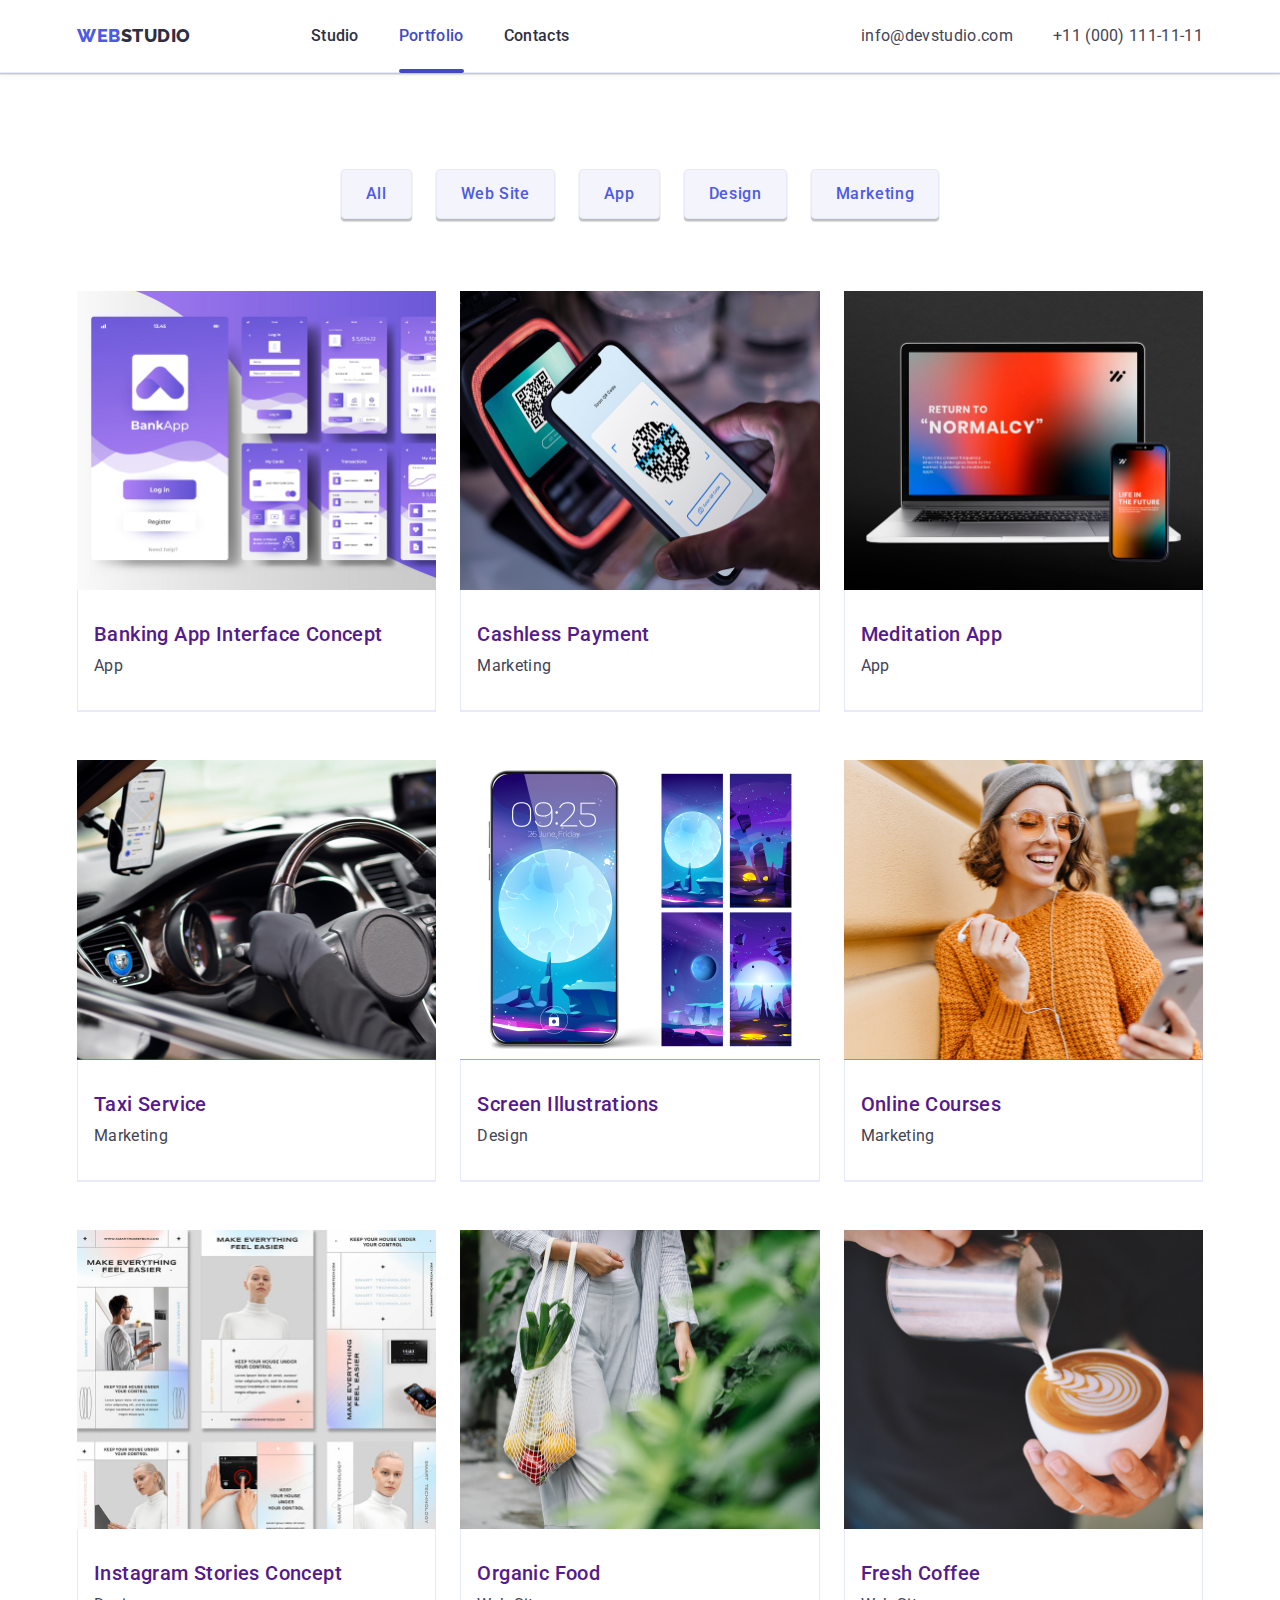
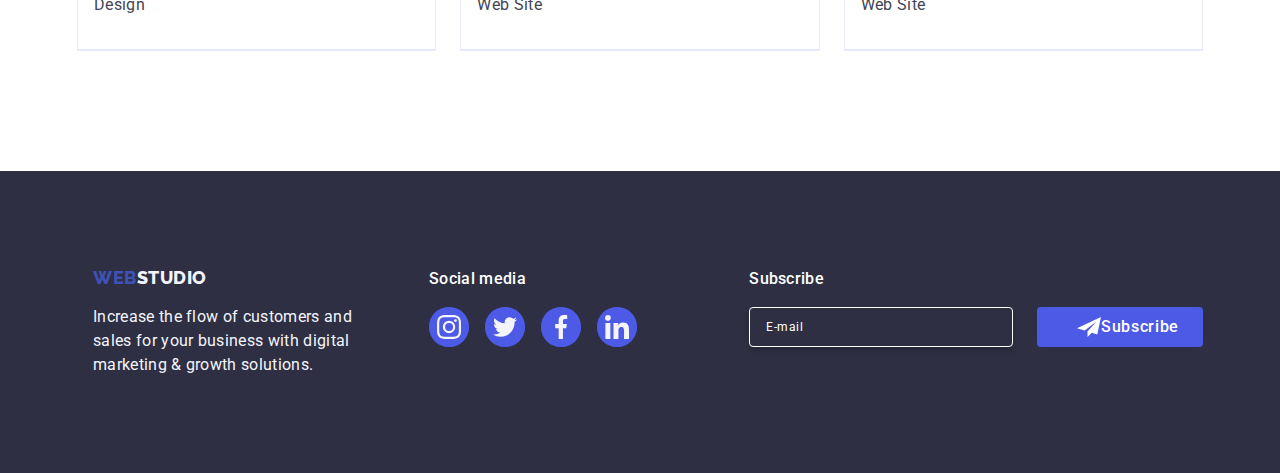
<file: portfolio.html>
<!DOCTYPE html>
<html lang="en">
  <head>
    <meta charset="UTF-8" />
    <link rel="preconnect" href="https://fonts.googleapis.com" />
    <link rel="preconnect" href="https://fonts.gstatic.com" crossorigin />
    <link
      href="https://fonts.googleapis.com/css2?family=Raleway:wght@800&family=Roboto:wght@400;500;700&display=swap"
      rel="stylesheet"
    />
    <meta name="viewport" content="width=device-width, initial-scale=1.0" />
    <link
      rel="stylesheet"
      href="https://cdn.jsdelivr.net/npm/modern-normalize@2.0.0/modern-normalize.min.css"
    />
    <link rel="stylesheet" href="./css/styles.css" />
    <title>Web Studio</title>
    <style>
      body {
        font-family: 'Roboto', sans-serif;
        color: #434455;
        background-color: #ffffff;
      }
    </style>
  </head>

  <body>
    <header class="header">
      <div class="container-header container">
        <nav class="header-nav">
          <a class="logo link" href="./">Web<span class="studio">Studio</span></a>
          <ul class="list ul-header">
            <li class="nav-list">
              <a class="list-header link" href="./index.html">Studio</a>
            </li>
            <li class="nav-list">
              <a class="list-header link current" href="./portfolio.html">Portfolio</a>
            </li>
            <li class="nav-list">
              <a class="list-header link" href="">Contacts</a>
            </li>
          </ul>
        </nav>
        <address class="add">
          <ul class="ul-add list">
            <li>
              <a class="add-list link" href="mailto:info@devstudio.com">info@devstudio.com</a>
            </li>
            <li>
              <a class="add-list link" href="tel:+110001111111">+11 (000) 111-11-11</a>
            </li>
          </ul>
        </address>
      </div>
    </header>

    <main>
      <section class="portfolio-section section">
        <div class="container">
          <h1 class="title-portfolio visually-hidden">Our portfolio</h1>
          <ul class="list list-buttons">
            <li class="portfolio-buttons-li"
              ><button class="click-port" type="button"
                ><span class="button-text">All</span></button
              ></li
            >
            <li class="portfolio-buttons-li"
              ><button class="click-port" type="button"
                ><span class="button-text">Web Site</span></button
              ></li
            >
            <li class="portfolio-buttons-li"
              ><button class="click-port" type="button"
                ><span class="button-text">App</span></button
              ></li
            >
            <li class="portfolio-buttons-li"
              ><button class="click-port" type="button"
                ><span class="button-text">Design</span></button
              ></li
            >
            <li class="portfolio-buttons-li"
              ><button class="click-port" type="button"
                ><span class="button-text">Marketing</span></button
              ></li
            >
          </ul>
          <ul class="list ul-port">
            <li class="list-images">
              <a class="link port-cards-links" href="">
                <div class="overlay">
                  <img class="img-port" src="./images/port1.jpg" alt="Banking App" width="360" />
                  <p class="overlay-par"
                    >14 Stylish and User-Friendly App Design Concepts · Task Manager App · Calorie
                    Tracker App · Exotic Fruit Ecommerce App · Cloud Storage App</p
                  >
                </div>
                <div class="card-port">
                  <h2 class="second-por">Banking App Interface Concept</h2>
                  <p class="port-par">App</p>
                </div>
              </a>
            </li>
            <li class="list-images">
              <a class="link port-cards-links" href=""
                ><div class="overlay">
                  <img
                    class="img-port"
                    src="./images/port2.jpg"
                    alt="Cashless Payment"
                    width="360"
                  /><p class="overlay-par"
                    >14 Stylish and User-Friendly App Design Concepts · Task Manager App · Calorie
                    Tracker App · Exotic Fruit Ecommerce App · Cloud Storage App</p
                  >
                </div>
                <div class="card-port">
                  <h2 class="second-por">Cashless Payment</h2>
                  <p class="port-par">Marketing</p>
                </div>
              </a>
            </li>
            <li class="list-images">
              <a class="link port-cards-links" href=""
                ><div class="overlay">
                  <img class="img-port" src="./images/port3.jpg" alt="Meditation App" width="360" />
                  <p class="overlay-par"
                    >14 Stylish and User-Friendly App Design Concepts · Task Manager App · Calorie
                    Tracker App · Exotic Fruit Ecommerce App · Cloud Storage App</p
                  >
                </div>
                <div class="card-port">
                  <h2 class="second-por">Meditation App</h2>
                  <p class="port-par">App</p>
                </div>
              </a>
            </li>
            <li class="list-images">
              <a class="link port-cards-links" href="">
                <div class="overlay">
                  <img class="img-port" src="./images/port4.jpg" alt="Taxi Service" width="360" />
                  <p class="overlay-par"
                    >14 Stylish and User-Friendly App Design Concepts · Task Manager App · Calorie
                    Tracker App · Exotic Fruit Ecommerce App · Cloud Storage App</p
                  >
                </div>
                <div class="card-port">
                  <h2 class="second-por">Taxi Service</h2>
                  <p class="port-par">Marketing</p>
                </div>
              </a>
            </li>
            <li class="list-images">
              <a class="link port-cards-links" href=""
                ><div class="overlay">
                  <img
                    class="img-port"
                    src="./images/port5.jpg"
                    alt="Screen Illustrations"
                    width="360"
                  />
                  <p class="overlay-par"
                    >14 Stylish and User-Friendly App Design Concepts · Task Manager App · Calorie
                    Tracker App · Exotic Fruit Ecommerce App · Cloud Storage App</p
                  >
                </div>
                <div class="card-port">
                  <h2 class="second-por">Screen Illustrations</h2>
                  <p class="port-par">Design</p>
                </div>
              </a>
            </li>
            <li class="list-images">
              <a class="link port-cards-links" href=""
                ><div class="overlay">
                  <img class="img-port" src="./images/port6.jpg" alt="Online Courses" width="360" />
                  <p class="overlay-par"
                    >14 Stylish and User-Friendly App Design Concepts · Task Manager App · Calorie
                    Tracker App · Exotic Fruit Ecommerce App · Cloud Storage App</p
                  >
                </div>
                <div class="card-port">
                  <h2 class="second-por">Online Courses</h2>
                  <p class="port-par">Marketing</p>
                </div>
              </a>
            </li>
            <li class="list-images">
              <a class="link port-cards-links" href=""
                ><div class="overlay">
                  <img
                    class="img-port"
                    src="./images/port7.jpg"
                    alt="Instagram Stories Concept"
                    width="360"
                  />
                  <p class="overlay-par"
                    >14 Stylish and User-Friendly App Design Concepts · Task Manager App · Calorie
                    Tracker App · Exotic Fruit Ecommerce App · Cloud Storage App</p
                  >
                </div>
                <div class="card-port">
                  <h2 class="second-por">Instagram Stories Concept</h2>
                  <p class="port-par">Design</p>
                </div>
              </a>
            </li>
            <li class="list-images">
              <a class="link port-cards-links" href=""
                ><div class="overlay">
                  <img class="img-port" src="./images/port8.jpg" alt="Organic Food" width="360" />
                  <p class="overlay-par"
                    >14 Stylish and User-Friendly App Design Concepts · Task Manager App · Calorie
                    Tracker App · Exotic Fruit Ecommerce App · Cloud Storage App</p
                  >
                </div>
                <div class="card-port">
                  <h2 class="second-por">Organic Food</h2>
                  <p class="port-par">Web Site</p>
                </div>
              </a>
            </li>
            <li class="list-images">
              <a class="link port-cards-links" href=""
                ><div class="overlay">
                  <img class="img-port" src="./images/port9.jpg" alt="Fresh Coffee" width="360" />
                  <p class="overlay-par"
                    >14 Stylish and User-Friendly App Design Concepts · Task Manager App · Calorie
                    Tracker App · Exotic Fruit Ecommerce App · Cloud Storage App</p
                  >
                </div>
                <div class="card-port">
                  <h2 class="second-por">Fresh Coffee</h2>
                  <p class="port-par">Web Site</p>
                </div>
              </a>
            </li>
          </ul>
        </div>
      </section>
    </main>

    <footer class="foot">
      <div class="container-foot container">
        <div class="container logo-par-foot">
          <a class="logo-foot link" href="index.html">Web<span class="foot-studio">Studio</span></a>
          <p class="foot-par">
            Increase the flow of customers and sales for your business with digital marketing &
            growth solutions.
          </p>
        </div>
        <div class="container">
          <p class="social-foot-text">Social media</p>
          <ul class="foot-social-list list">
            <li class="foot-social-item"
              ><a class="links-social-foot" href="">
                <svg class="foot-social-logo" width="24" height="24">
                  <use class="foot-social-use" href="./images/icons.svg#icon-foot-1"></use>
                </svg>
              </a>
            </li>
            <li class="foot-social-item"
              ><a class="links-social-foot" href="">
                <svg class="foot-social-logo" width="24" height="24">
                  <use class="foot-social-use" href="./images/icons.svg#icon-foot-2"></use>
                </svg>
              </a>
            </li>
            <li class="foot-social-item"
              ><a class="links-social-foot" href="">
                <svg class="foot-social-logo" width="24" height="24">
                  <use class="foot-social-use" href="./images/icons.svg#icon-foot-3"></use>
                </svg>
              </a>
            </li>
            <li class="foot-social-item"
              ><a class="links-social-foot" href="">
                <svg class="foot-social-logo" width="24" height="24">
                  <use class="foot-social-use" href="./images/icons.svg#icon-foot-4"></use>
                </svg>
              </a>
            </li>
          </ul>
        </div>
        <div class="div-form-footer">
          <p class="form-par">Subscribe</p>
          <form class="form-footer">
            <label for="user_email" class="label-box">
              <input
                class="input-foot"
                type="email"
                name="email"
                placeholder="E-mail"
                id="user_email"
                required
              />
            </label>
            <button type="submit" class="button-footer">
              <svg class="svg-footer-button" width="24" height="24">
                <use href="./images/icons.svg#icon-footer-button"></use>
              </svg>
              <span class="text-footer-form">Subscribe</span>
            </button>
          </form>
        </div>
      </div>
    </footer>
  </body>
</html>
</file>
<file: css/styles.css>
:root {
  --brand-color: #3f51b5;
  --button-color: #e7e9fc;
  --social-color: #4d5ae5;
  --logo-team: #f4f4fd;
  --social-foot: #4d5ae5;
  --foot-logo-fill: #f4f4fd;
  --custom-title: #2e2f42;
  --custom-links: #8e8f99;
  --label-color: #8e8f99;
  --input-color: #404bbf;
}

.container {
  max-width: 428px;
  padding: 0 16px;
  margin: 0 auto;
}

@media only screen and (min-width: 768px) {
  .container {
    max-width: 768px;
    width: 100%;
  }
}

@media only screen and (min-width: 1158px) {
  .container {
    max-width: 1158px;
    width: 100%;
  }
}

h1,
h2,
h3,
h4,
h5,
h6,
p {
  margin: 0;
}

.visually-hidden {
  position: absolute;
  width: 1px;
  height: 1px;
  margin: -1px;
  border: 0;
  padding: 0;

  white-space: nowrap;
  clip-path: inset(100%);
  clip: rect(0 0 0 0);
  overflow: hidden;
}

img {
  display: block;
  max-width: 100%;
  height: auto;
}

.container-header {
  display: flex;
  align-items: center;
}

.header {
  background: #fff;
  padding-top: 26px;
  padding-bottom: 24px;
}

@media (min-width: 768px) {
  .header {
    background: #fff;
    padding: 0;
  }
}

@media (min-width: 1158px) {
  .header {
    border-bottom: 1px solid #e7e9fc;
    background: #fff;
    box-shadow: 0px 2px 1px rgba(46, 47, 66, 0.08), 0px 1px 1px rgba(46, 47, 66, 0.16),
      0px 1px 6px rgba(46, 47, 66, 0.08);
  }
}

.logo {
  font-family: 'Raleway', sans-serif;
  font-weight: 800;
  font-size: 18px;
  line-height: 1.17;
  letter-spacing: 0.03em;
  text-transform: uppercase;
  color: #4d5ae5;
  display: flex;
  height: 24px;
  align-items: center;
  flex-shrink: 0;
}

.link {
  text-decoration: none;
}

.studio {
  color: #2e2f42;
}

.list {
  list-style: none;
  margin: 0;
  padding: 0;
}

.add {
  display: none;
}

@media (min-width: 768px) {
  .add {
    display: flex;
    flex-wrap: wrap;
    font-style: normal;
    margin-left: auto;
  }
}

@media (min-width: 1158px) {
  .add {
    font-style: normal;
    margin-left: auto;
  }
}

.ul-add {
  list-style-type: none;
  display: flex;
  flex-direction: column;
  flex-wrap: wrap;
  gap: 12px;
}

@media (min-width: 1158px) {
  .ul-add {
    flex-direction: row;
    align-items: flex-start;
    gap: 40px;
  }
}

.add-list {
  color: #434455;
  font-size: 12px;
  line-height: 1.5;
  letter-spacing: 0.02em;

  transition: color 250ms cubic-bezier(0.4, 0, 0.2, 1);
}

@media (min-width: 1158px) {
  .add-list {
    font-size: 16px;
    display: inline-block;
  }
}

.add-list:hover {
  color: #404bbf;
}

.add-list:focus {
  color: #404bbf;
}

.list-header:hover {
  color: #404bbf;
}

.list-header:focus {
  color: #404bbf;
}

.hero {
  background-color: #2e2f42;
  flex-shrink: 0;
  padding: 112px 0;
  background-image: linear-gradient(rgba(46, 47, 66, 0.7), rgba(46, 47, 66, 0.7)),
    url(../images/office_mob.jpg);
  background-repeat: no-repeat;
  background-size: cover;
  max-width: 428px;
  background-position: center;
}

@media (min-width: 768px) {
  .hero {
    background-image: linear-gradient(rgba(46, 47, 66, 0.7), rgba(46, 47, 66, 0.7)),
      url(../images/office_tab.jpg);
    max-width: 768px;
  }
}

@media (min-width: 1158px) {
  .hero {
    padding: 188px 0;
    background-image: linear-gradient(rgba(46, 47, 66, 0.7), rgba(46, 47, 66, 0.7)),
      url(../images/office_desk.jpg);
    max-width: 1440px;
  }
}

@media only screen and (min-resolution: 192dpi) {
  .hero {
    background-image: linear-gradient(rgba(46, 47, 66, 0.7), rgba(46, 47, 66, 0.7)),
      url(../images/office_mob@2x.jpg);
  }
}

@media only screen and (min-width: 768px) and (min-resolution: 192dpi) {
  .hero {
    background-image: linear-gradient(rgba(46, 47, 66, 0.7), rgba(46, 47, 66, 0.7)),
      url(../images/office_tab@2x.jpg);
  }
}

@media only screen and (min-width: 1158px) and (min-resolution: 192dpi) {
  .hero {
    background-image: linear-gradient(rgba(46, 47, 66, 0.7), rgba(46, 47, 66, 0.7)),
      url(../images/office_desk@2x.jpg);
  }
}

.click-hero {
  background-color: #4d5ae5;
  font-weight: 500;
  font-size: 16px;
  line-height: 1.5;
  letter-spacing: 0.04em;
  color: #ffffff;
  cursor: pointer;
  display: flex;
  padding: 16px 32px;
  align-items: flex-start;
  border-radius: 4px;
  box-shadow: 0px 4px 4px 0px rgba(0, 0, 0, 0.15);
  display: block;
  min-width: 169px;
  height: 56px;
  border: none;
  cursor: pointer;
  margin: 0 auto;
  transition: background-color 250ms cubic-bezier(0.4, 0, 0.2, 1);
}

.features-section {
  padding: 96px 0;
}

@media (min-width: 1158px) {
  .features-section {
    padding: 120px 0;
  }
}

.click-hero:hover {
  background-color: #404bbf;
}

.click-hero:focus {
  background-color: #404bbf;
}

.button-text:hover,
.button-text:focus {
  color: #fff;
}

button {
  cursor: pointer;
}

.second-por {
  font-size: 20px;
  font-style: normal;
  font-weight: 500;
  line-height: 1.2;
  letter-spacing: 0.4px;
  margin-bottom: 8px;
}

.par-features {
  font-size: 16px;
  font-style: normal;
  font-weight: 500;
  line-height: 1.5;
  letter-spacing: 0.32px;
}

@media (min-width: 1158px) {
  .par-features {
    font-weight: 400;
  }
}

.section-four {
  padding: 96px 0;
  background-color: #f4f4fd;
}

@media (min-width: 1158px) {
  .section-four {
    padding: 120px 0;
  }
}

.list-four {
  background-color: #ffffff;
  font-weight: 500;
  font-size: 20px;
  line-height: 1.2;
  letter-spacing: 0.02em;
  width: 264px;
  border-radius: 0px 0px 4px 4px;
  box-shadow: 0px 2px 1px 0px rgba(46, 47, 66, 0.08), 0px 1px 1px 0px rgba(46, 47, 66, 0.16),
    0px 1px 6px 0px rgba(46, 47, 66, 0.08);
}

.foot {
  background-color: #2e2f42;
  padding: 96px 0;
}

/* @media (min-width: 768px) {
  .foot {
  }
} */

/* @media (min-width: 1158px) {
  .foot {
    padding: 100px 0;
  }
} */

.foot-studio {
  color: #f4f4fd;
}

.logo-foot {
  color: #3f51b5;
  font-family: Raleway;
  font-size: 18px;
  font-weight: 800;
  line-height: 1.16;
  letter-spacing: 0.54px;
  text-transform: uppercase;
  margin-bottom: 16px;
  display: block;
}

.foot-par {
  color: #f4f4fd;
  font-size: 16px;
  font-style: normal;
  font-weight: 400;
  line-height: 1.5;
  letter-spacing: 0.32px;
  max-width: 268px;
}

.click-port {
  border: 1px solid #e7e9fc;
  background: #f4f4fd;
  border-radius: 4px;
  padding: 12px 24px;
  box-shadow: 0px 3px 1px rgba(0, 0, 0, 0.1), 0px 2px 1px rgba(0, 0, 0, 0.08),
    0px 2px 2px rgba(0, 0, 0, 0.12);
  transition: color 250ms cubic-bezier(0.4, 0, 0.2, 1),
    background-color 250ms cubic-bezier(0.4, 0, 0.2, 1),
    border-color 250ms cubic-bezier(0.4, 0, 0.2, 1), box-shadow 250ms cubic-bezier(0.4, 0, 0.2, 1);
}

.click-port:hover,
.click-port:focus {
  color: #ffffff;
  background-color: #404bbf;
  border: 1px solid transparent;
  box-shadow: 0px 3px 1px rgba(0, 0, 0, 0.1), 0px 2px 1px rgba(0, 0, 0, 0.08),
    0px 2px 2px rgba(0, 0, 0, 0.12);
}

.port-par {
  color: var(--SLATE, #434455);
  font-family: Roboto;
  font-size: 16px;
  font-style: normal;
  font-weight: 400;
  line-height: 24px;
  letter-spacing: 0.32px;
  height: 100%;
  width: 100%;
}

.list-images {
  border-bottom: 1px solid #e7e9fc;
  width: calc((100% - 48px) / 3);
}

.section {
  margin-left: auto;
  margin-right: auto;
}

.title-hero {
  font-size: 36px;
  line-height: 1.07;
  text-align: center;
  letter-spacing: 0.02em;
  color: #ffffff;
  max-width: 320px;
  margin: 0 auto;
  margin-bottom: 72px;
}

@media (min-width: 768px) {
  .title-hero {
    font-size: 56px;
    line-height: 1.07;
    text-align: center;
    letter-spacing: 0.02em;
    color: #ffffff;
    max-width: 496px;
    margin-bottom: 36px;
  }
}

@media (min-width: 1158px) {
  .title-hero {
    font-size: 56px;
    line-height: 1.07;
    text-align: center;
    letter-spacing: 0.02em;
    color: #ffffff;
    max-width: 496px;
    margin-bottom: 48px;
  }
}

.span-order {
  color: #fff;
  font-size: 16px;
  font-weight: 500;
  line-height: 1.5;
  letter-spacing: 0.64px;
}

.list-features {
  max-width: 396px;
}

@media (min-width: 768px) {
  .list-features {
    width: calc((100% - 24px) / 2);
  }
}

@media (min-width: 1158px) {
  .list-features {
    width: calc((100% - 72px) / 4);
  }
}

.title-do {
  text-align: center;
  font-size: 36px;
  font-weight: 700;
  line-height: 1.11;
  letter-spacing: 0.72px;
  text-transform: capitalize;
  margin-bottom: 72px;
}

.list-do {
  display: flex;
  gap: 24px;
}

.list-do-do {
  display: flex;
  flex-direction: column;
  align-items: flex-start;
  width: calc((100% - 48px) / 3);
}

.features-titles {
  text-align: center;
  margin-bottom: 8px;
  font-size: 36px;
  line-height: 1.1;
  font-weight: 700;
  letter-spacing: 0.72px;
}

@media (min-width: 768px) {
  .features-titles {
    text-align: start;
    font-size: 36px;
    letter-spacing: 0.72px;
  }
}

@media (min-width: 1158px) {
  .features-titles {
    font-size: 20px;
    line-height: 1.2;
    letter-spacing: 0.4px;
  }
}

.section-do {
  display: none;
}

@media (min-width: 1158px) {
  .section-do {
    padding-bottom: 120px;
    display: flex;
  }
}

.img-do {
  border: 1px solid #e7e9fc;
  background: lightgray -72.845px -19px / 144.444% 112.667% no-repeat;
}

.title-team {
  text-align: center;
  font-size: 36px;
  font-weight: 700;
  line-height: 1.11;
  letter-spacing: 0.72px;
  text-transform: capitalize;
  margin-bottom: 72px;
}

.ul-team {
  display: flex;
  flex-wrap: wrap;
  gap: 72px;
  justify-content: center;
  align-items: center;
}

@media (min-width: 768px) {
  .ul-team {
    gap: 24px;
    row-gap: 64px;
  }
}

@media (min-width: 1158px) {
  .ul-team {
    gap: 24px;
    flex-wrap: nowrap;
  }
}

.img-team {
  background: lightgray -97.034px -0.927px / 181.897% 251.37% no-repeat;
}

.card-team {
  padding: 32px 0;
}

.team-names {
  text-align: center;
  font-size: 20px;
  font-weight: 500;
  line-height: 1.2;
  letter-spacing: 0.4px;
  margin-bottom: 8px;
}

.team-jobs {
  text-align: center;
  font-size: 16px;
  font-weight: 400;
  line-height: 1.5;
  letter-spacing: 0.32px;
}

.title-customers {
  color: var(--custom-title);
  text-align: center;
  font-size: 36px;
  font-style: normal;
  font-weight: 700;
  line-height: 1.11;
  letter-spacing: 0.72px;
  text-transform: capitalize;
  margin-bottom: 72px;
}

.contact-mail-tel {
  color: #434455;
  font-size: 16px;
  font-weight: 400;
  line-height: 1.5px;
  letter-spacing: 0.32px;
}

.ul-header {
  display: flex;
}

@media (min-width: 768px) {
  .ul-header {
    display: flex;
    gap: 40px;
    margin-left: 120px;
  }
}

.ul-features {
  display: flex;
  flex-wrap: wrap;
  gap: 72px;
}

@media (min-width: 768px) {
  .ul-features {
    display: flex;
    flex-wrap: wrap;
    gap: 24px;
    row-gap: 72px;
  }
}

@media (min-width: 1158px) {
  .ul-features {
    display: flex;
    gap: 24px;
  }
}

.header-nav {
  display: flex;
  align-items: center;
}

.nav-list {
  display: none;
}

@media (min-width: 768px) {
  .nav-list {
    display: block;
  }
}

@media (min-width: 1158px) {
  .nav-list {
    display: block;
  }
}

.list-buttons {
  display: flex;
  justify-content: center;
  margin-bottom: 72px;
  gap: 24px;
}

.list-header {
  color: #2e2f42;
  font-size: 16px;
  font-weight: 500;
  line-height: 1.5;
  letter-spacing: 0.32px;
  padding: 24px 0;
  display: inline-block;
}

.all-button-text {
  color: #fff;
  text-align: center;
  font-size: 16px;
  font-weight: 500;
  line-height: 1.5px;
  letter-spacing: 0.64px;
}

.all-button-text:hover,
.all-button-text:focus {
  color: #4d5ae5;
  box-shadow: 0px 2px 1px 0px rgba(46, 47, 66, 0.08), 0px 1px 1px 0px rgba(46, 47, 66, 0.16),
    0px 1px 6px 0px rgba(46, 47, 66, 0.08);
}

.button-text {
  color: #4d5ae5;
  text-align: center;
  font-size: 16px;
  font-weight: 500;
  line-height: 1.5;
  letter-spacing: 0.64px;
}

.ul-port {
  display: flex;
  flex-wrap: wrap;
  column-gap: 24px;
  row-gap: 48px;
}

.list-images {
  background: #fff;
}

.img-port {
  width: 360px;
  flex-shrink: 0;
  background: lightgray 50% / cover no-repeat;
}

.card-port {
  padding: 32px 16px;
  border: 1px solid #e7e9fc;
  border-top: none;
}

.portfolio-section {
  padding-top: 96px;
  padding-bottom: 120px;
}

.container-foot {
  display: flex;
  flex-direction: column;
  align-items: center;
}

@media (min-width: 768px) {
  .container-foot {
    flex-wrap: wrap;
    flex-direction: row;
    width: 584px;
    margin: 0 auto;
    align-items: baseline;
  }
}

@media (min-width: 1158px) {
  .container-foot {
    margin: 0 auto;
    width: 100%;
    display: flex;
    align-items: baseline;
    flex-wrap: nowrap;
  }
}

.foot-social-list {
  display: flex;
  gap: 16px;
}

@media (min-width: 768px) {
  .foot-social-list {
    margin: 0;
  }
}

.foot-socials-div {
  margin-bottom: 72px;
}

@media (min-width: 768px) {
  .foot-socials-div {
    margin-left: 24px;
    margin-bottom: 0;
  }
}

@media (min-width: 1158px) {
  .foot-socials-div {
    margin-left: 120px;
    margin-right: 80px;
  }
}

.foot-social-logo {
  fill: var(--foot-logo-fill);
}

.social-foot-text {
  color: #fff;
  font-weight: 500;
  line-height: 1.5;
  letter-spacing: 0.02em;
  margin-bottom: 16px;
  text-align: center;
}

@media (min-width: 768px) {
  .social-foot-text {
    text-align: justify;
  }
}

.custom-logo {
  fill: currentColor;
}

@media (min-width: 768px) {
  .custom-logo {
    margin: 16px 32px;
  }
}

.customers-list {
  display: flex;
  flex-wrap: wrap;
  gap: 16px;
  row-gap: 72px;
}

@media (min-width: 768px) {
  .customers-list {
    gap: 24px;
    row-gap: 72px;
  }
}

@media (min-width: 1158px) {
  .customers-list {
    display: flex;
    flex-wrap: nowrap;
    gap: 24px;
  }
}

.logo-social-list {
  display: flex;
  gap: 24px;
  margin-top: 8px;
  justify-content: center;
  align-items: center;
}

.customers-item {
  width: calc((100% - 16px) / 2);
  height: 88px;
}

@media (min-width: 768px) {
  .customers-item {
    width: calc((100% - 48px) / 3);
    row-gap: 72px;
  }
}

@media (min-width: 1158px) {
  .customers-item {
    width: calc((100% - 120px) / 6);
  }
}

.second-section-logos {
  display: none;
}

@media (min-width: 768px) {
  .second-section-logos {
    display: none;
  }
}

@media (min-width: 1158px) {
  .second-section-logos {
    border-radius: 4px;
    background: var(--CLOUD, #f4f4fd);
    margin-bottom: 8px;
    display: flex;
    align-items: center;
    justify-content: center;
    height: 112px;
  }
}

.logos-second {
  margin: 24px 100px;
}

.custom-logo:hover,
.custom-logo:focus {
  fill: #404bbf;
  box-shadow: 0px 2px 1px 0px rgba(46, 47, 66, 0.08), 0px 1px 1px 0px rgba(46, 47, 66, 0.16),
    0px 1px 6px 0px rgba(46, 47, 66, 0.08);
}

.customers-item:hover,
.customers-item:focus {
  border-color: #404bbf;
  box-shadow: 0px 2px 1px 0px rgba(46, 47, 66, 0.08), 0px 1px 1px 0px rgba(46, 47, 66, 0.16),
    0px 1px 6px 0px rgba(46, 47, 66, 0.08);
}

.logo-social-team {
  border-radius: 50%;
  background: #404bbf;
  border-color: #404bbf;
  width: 40px;
  height: 40px;
}

.team-social-links:hover,
.team-social-links:focus {
  background-color: #404bbf;
}

.logo-team-svg {
  fill: var(--logo-team);
  margin: 12px;
}

.foot-social-item {
  height: 40px;
  width: 40px;
  border-radius: 50%;
  background: #404bbf;
  border-color: #404bbf;
  transition: background-color 250ms cubic-bezier(0.4, 0, 0.2, 1);
}

.foot-social-logo {
  margin: 8px;
}

.foot-social-item:hover,
.foot-social-item:focus {
  background-color: #31d0aa;
  box-shadow: 0px 2px 1px 0px rgba(46, 47, 66, 0.08), 0px 1px 1px 0px rgba(46, 47, 66, 0.16),
    0px 1px 6px 0px rgba(46, 47, 66, 0.08);
}

.logo-social-team:hover,
.logo-social-team:focus {
  background-color: #31d0aa;
  box-shadow: 0px 2px 1px 0px rgba(46, 47, 66, 0.08), 0px 1px 1px 0px rgba(46, 47, 66, 0.16),
    0px 1px 6px 0px rgba(46, 47, 66, 0.08);
}

.current {
  position: relative;
  color: #404bbf;
  transition: color 250ms cubic-bezier(0.4, 0, 0.2, 1);
}

.current::after {
  content: '';
  position: absolute;
  left: 0;
  bottom: -1px;
  height: 4px;
  background-color: #404bbf;
  border-radius: 2px;
  width: 100%;
}

.backdrop {
  position: fixed;
  width: 100%;
  height: 100%;
  top: 0;
  left: 0;
  background-color: rgba(46, 47, 66, 0.4);
  transition: opacity 250ms cubic-bezier(0.4, 0, 0.2, 1),
    visibility 250ms cubic-bezier(0.4, 0, 0.2, 1);
  transform: translateY(0);
  z-index: 100;
}

.modal {
  position: absolute;
  top: 50%;
  left: 50%;
  transform: translate(-50%, -50%) scale(1);
  padding: 72px 24px 24px 24px;
  min-height: 584px;
  width: 392px;

  border-radius: 4px;

  background-color: #fcfcfc;
  box-shadow: 0px 1px 1px rgba(0, 0, 0, 0.14), 0px 1px 3px rgba(0, 0, 0, 0.12),
    0px 2px 1px rgba(0, 0, 0, 0.2);
  transition: transform 250ms cubic-bezier(0.4, 0, 0.2, 1);
}

@media (min-width: 320px) and (max-width: 427.98px) {
  .modal {
    width: 300px;
  }
}

@media (min-width: 768px) {
  .modal {
    width: 408px;
  }
}

.btn-close {
  position: absolute;
  right: 24px;
  top: 24px;
  width: 24px;
  height: 24px;
  background-color: transparent;
  display: flex;
  align-items: center;
  justify-content: center;
  border: 1px solid rgba(0, 0, 0, 0.1);
  cursor: pointer;
  border-radius: 50%;
  background-color: #e7e9fc;
  padding: 0;
  transition: background-color 250ms cubic-bezier(0.4, 0, 0.2, 1),
    border 250ms cubic-bezier(0.4, 0, 0.2, 1);
}

.btn-close:hover,
.btn-close:focus {
  background-color: #404bbf;
  border: none;
  fill: #ffffff;
}

.backdrop.is-hidden {
  visibility: hidden;
  opacity: 0;
  pointer-events: none;
}

.port-cards-links {
  transition: box-shadow 250ms cubic-bezier(0.4, 0, 0.2, 1);
  display: block;
}

.port-cards-links:hover {
  box-shadow: 0px 1px 6px rgba(46, 47, 66, 0.08), 0px 1px 1px rgba(46, 47, 66, 0.16),
    0px 2px 1px rgba(46, 47, 66, 0.08);
  transform: translateY(0%);
}

.port-cards-links:focus {
  box-shadow: 0px 1px 6px rgba(46, 47, 66, 0.08), 0px 1px 1px rgba(46, 47, 66, 0.16),
    0px 2px 1px rgba(46, 47, 66, 0.08);
  transform: translateY(0%);
}

.port-cards-links:hover .overlay-par {
  transform: translateY(0%);
}

.port-cards-links:focus .overlay-par {
  transform: translateY(0%);
}

.overlay {
  position: relative;
  overflow: hidden;
}

.overlay-par {
  color: #f4f4fd;

  font-size: 16px;
  font-style: normal;
  font-weight: 400;
  line-height: 1.5;
  letter-spacing: 0.32px;

  position: absolute;
  height: 100%;
  width: 100%;
  transform: translateY(100%);
  top: 0;
  background: #4d5ae5;
  padding: 40px 32px;
  transition: transform 250ms cubic-bezier(0.4, 0, 0.2, 1);
}

.logo-par-foot {
  display: flex;
  flex-direction: column;
  align-items: center;
  margin-bottom: 72px;
}

@media (min-width: 768px) {
  .logo-par-foot {
    display: block;
  }
}

@media (min-width: 1158px) {
  .logo-par-foot {
    margin: 0;
  }
}

.links-social-foot {
  width: 100%;
  height: 100%;
  background-color: var(--social-foot);
  border-radius: 50%;
  display: flex;
  align-items: center;
  justify-content: center;
  transition: background-color 250ms cubic-bezier(0.4, 0, 0.2, 1);
}

.links-social-foot:hover,
.links-social-foot:focus {
  background-color: #31d0aa;
}

.section-customers {
  padding-top: 96px;
  padding-bottom: 96px;
}

@media (min-width: 1158px) {
  .section-customers {
    padding: 120px 0;
  }
}

.customers-link {
  border: 1px solid #8e8f99;
  border-radius: 4px;
  display: flex;
  align-items: center;
  justify-content: center;
  color: var(--custom-links);
  transition: border-color 250ms cubic-bezier(0.4, 0, 0.2, 1),
    color 250ms cubic-bezier(0.4, 0, 0.2, 1);
  width: 100%;
  height: 100%;
  height: 88px;
}

.customers-link:hover,
.customers-link:focus {
  border-color: #404bbf;
  color: #404bbf;
}

.btn-close-icon {
  transition: fill 250ms cubic-bezier(0.4, 0, 0.2, 1);
}

.portfolio-buttons-li {
  transition: color 250ms cubic-bezier(0.4, 0, 0.2, 1),
    background-color 250ms cubic-bezier(0.4, 0, 0.2, 1),
    border-color 250ms cubic-bezier(0.4, 0, 0.2, 1), box-shadow 250ms cubic-bezier(0.4, 0, 0.2, 1);
}

.team-links-social {
  width: 100%;
  height: 100%;
  background-color: var(--social-color);
  border-radius: 50%;
  display: flex;
  align-items: center;
  justify-content: center;
  transition: background-color 250ms cubic-bezier(0.4, 0, 0.2, 1);
}

.team-links-social:hover,
.team-links-social:focus {
  background-color: #404bbf;
}

.focus-links:focus {
  box-shadow: 0px 1px 6px rgba(46, 47, 66, 0.08), 0px 1px 1px rgba(46, 47, 66, 0.16),
    0px 2px 1px rgba(46, 47, 66, 0.08);
}

.focus-links:focus .overlay-par {
  transform: translateY(0%);
}

.title-form {
  color: var(--NAVY-BLUE, #2e2f42);
  text-align: center;
  font-size: 16px;
  font-style: normal;
  font-weight: 500;
  line-height: 1.5;
  letter-spacing: 0.32px;
  width: 360px;
  margin-bottom: 16px;
}

@media (min-width: 320px) and (max-width: 427.98px) {
  .title-form {
    font-size: 12px;
    text-align: start;
  }
}

.modal-form-label {
  color: #8e8f99;
  font-size: 12px;
  line-height: 1.17;
  letter-spacing: 0.48px;
  margin-bottom: 4px;
  display: block;
}

.box-input {
  width: 344px;
  height: 40px;
  padding: 8px 16px 8px 38px;
  border-radius: 4px;
  border: 1px solid rgba(46, 47, 66, 0.4);
  position: relative;
  outline: transparent;
  background-color: transparent;
  transition: border-color 250ms cubic-bezier(0.4, 0, 0.2, 1);
}

@media (min-width: 320px) and (max-width: 427.98px) {
  .box-input {
    width: 252px;
  }
}

@media (min-width: 768px) {
  .box-input {
    width: 360px;
  }
}

.box-input:focus-within {
  border-color: #4d5ae5;
}

.box-input:focus-within + .box-input-svg {
  fill: #4d5ae5;
}

.box-input-svg {
  position: absolute;
  left: 16px;
  top: 50%;
  transform: translateY(-50%);
  transition: fill 250ms cubic-bezier(0.4, 0, 0.2, 1);
  fill: transparent;
  stroke: #404040;
}

.box-input:focus .box-input-svg {
  fill: #4d5ae5;
}

.modal-form-div {
  position: relative;
  margin-bottom: 8px;
}

.form-textarea {
  width: 100%;
  height: 120px;
  font-size: 12px;
  line-height: 1.17;
  letter-spacing: 0.04em;
  color: rgba(46, 47, 66, 0.4);
  background-color: transparent;
  padding: 8px 16px;
  outline: transparent;
  transition: border-color 250ms cubic-bezier(0.4, 0, 0.2, 1);
  border-radius: 4px;
  border: 1px solid rgba(46, 47, 66, 0.4);
  resize: none;
}

.form-textarea:focus {
  border-color: #4d5ae5;
}

.form-textarea:placeholder {
  color: rgba(46, 47, 66, 0.4);
  font-style: normal;
  font-weight: 400;
  line-height: 1.16;
  letter-spacing: 0.48px;
  outline: transparent;
}

.form-textarea:focus-within {
  border-color: #4d5ae5;
}

.modal-font-span {
  width: 20px;
  height: 20px;
  border-radius: 6px;
  display: flex;
  align-items: center;
  justify-content: center;
  display: inline-block;
}

.modal-form-label-checkbox {
  color: var(--label-color);
  font-size: 12px;
  font-style: normal;
  font-weight: 400;
  line-height: 1.17;
  letter-spacing: 0.04em;
  display: block;
}

.modal-form-link {
  color: var(--social-color);
  font-size: 12px;
  font-style: normal;
  font-weight: 400;
  line-height: 16px;
  letter-spacing: 0.48px;
  text-decoration-line: underline;
  margin-left: 4px;
}

.modal-form-checkbox-div {
  margin-bottom: 24px;
}

.modal-form-checkbox:checked + .modal-form-label-checkbox > .modal-form-span {
  background-color: var(--input-color);
  border: none;
  fill: var(--logo-team);
}

.modal-form-span {
  width: 16px;
  height: 16px;
  border: 1px solid rgba(46, 47, 66, 0.4);
  border-radius: 2px;
  transition: background-color 250ms cubic-bezier(0.4, 0, 0.2, 1),
    border 250ms cubic-bezier(0.4, 0, 0.2, 1), fill 250ms cubic-bezier(0.4, 0, 0.2, 1);
  display: inline-flex;
  align-items: center;
  justify-content: center;
  fill: transparent;
}

.modal-btn-send {
  display: block;
  min-width: 169px;
  height: 56px;
  font-family: 'Roboto', sans-serif;
  font-size: 16px;
  font-weight: 500;
  line-height: 1.5;
  letter-spacing: 0.04em;
  color: #ffffff;
  border: none;
  transition: background-color 250ms cubic-bezier(0.4, 0, 0.2, 1);
  background-color: #4d5ae5;
  border-radius: 4px;
}

.modal-btn-text {
  text-align: center;
}

.button-footer {
  padding: 8px 24px;
  background-color: #4d5ae5;
  border-color: #4d5ae5;
  border-radius: 4px;
  border: none;
  min-width: 165px;
  height: 40px;
  display: flex;
  justify-content: center;
  align-items: center;
  font-family: 'Roboto', sans-serif;
  font-size: 16px;
  font-weight: 500;
  line-height: 1.5;
  letter-spacing: 0.04em;
  color: #ffffff;
  cursor: pointer;
}

.svg-footer-button {
  fill: #ffffff;
  margin-left: 16px;
}

.input-foot {
  color: #ffffff;
  font-size: 12px;
  line-height: 1.5;
  letter-spacing: 0.04em;
  padding-left: 16px;
  width: 398px;
  height: 40px;
  border-radius: 4px;
  border: 1px solid #fff;
  box-shadow: 0px 4px 4px 0px rgba(0, 0, 0, 0.15);
  background-color: transparent;
}

@media (min-width: 320px) and (max-width: 427.98px) {
  .input-foot {
    width: 300px;
  }
}

@media (min-width: 768px) {
  .input-foot {
    width: 264px;
  }
}

.input-foot::placeholder {
  color: #ffffff;
}

.form-par {
  color: #ffffff;
  font-size: 16px;
  font-weight: 500;
  line-height: 1.5;
  letter-spacing: 0.02em;
  margin-bottom: 16px;
  text-align: center;
}

@media (min-width: 768px) {
  .form-par {
    margin: 0;
    margin-bottom: 16px;
    text-align: left;
  }
}

.form-footer {
  display: flex;
  flex-wrap: wrap;
  row-gap: 16px;
  justify-content: center;
  align-items: center;
}

@media (min-width: 768px) {
  .form-footer {
    gap: 24px;
  }
}

@media (min-width: 1158px) {
  .form-footer {
    flex-wrap: nowrap;
  }
}

.form-input-box {
  position: relative;
}

.form-mod {
  margin-bottom: 8px;
}

.box-comment {
  margin-bottom: 16px;
}

.menu-container {
  position: fixed;
  top: 0;
  left: 0;
  width: 100%;
  height: 100%;
  background-color: #fff;
  padding: 80px 35px 40px 40px;
  display: flex;
  flex-direction: column;
  transform: translateX(100%);
  transition: transform 300ms ease-in;
}

.menu-container.is-open {
  transform: translateX(0%);
}

.menu-toggle {
  position: absolute;
  top: 24px;
  right: 24px;
  background-color: #fff;
  padding: 0;
  display: flex;
  justify-content: center;
  align-items: center;
  min-width: 24px;
  min-height: 24px;
  border: 1px solid #e7e9fc;
  border-radius: 50%;
}

@media (min-width: 768px) {
  .menu-toggle {
    display: none;
  }
}

.menu-toggle-icon {
  fill: #2e2f42;
}

.mobile-menu-link {
  color: #2e2f42;
  font-size: 36px;
  font-weight: 700;
  line-height: 1.11;
  letter-spacing: 0.02em;
  text-transform: capitalize;
}

.mobile-menu-link.current {
  color: #404bbf;
}

.mobile-menu-item:not(:last-child) {
  margin-bottom: 40px;
}

.mobile-contacts-item:not(:last-child) {
  margin-bottom: 40px;
}

.mobile-contacts-link {
  font-size: 20px;
  font-weight: 500;
  line-height: 1.2;
  letter-spacing: 0.02em;
  color: #434455;
}

.mobile-contacts-link.accent {
  color: #4d5ae5;
  font-size: 36px;
}

.mobile-contacts {
  margin-bottom: 48px;
}

@media (min-width: 428) {
  .mobile-contacts-link.accent {
    font-size: 36px;
    font-weight: 700;
  }
}

.mobile-socials {
  display: flex;
  gap: 56px;
  align-items: center;
}

@media (min-width: 427.98px) {
  .mobile-socials {
    justify-content: space-between;
  }
}

@media (min-width: 428px) {
  .mobile-socials {
    gap: 56px;
  }
}

.mobile-socials-link {
  display: flex;
  justify-content: center;
  align-items: center;
  width: 100%;
  height: 100%;
  background-color: #4d5ae5;
  border-radius: 50%;
}

.mobile-socials-icon {
  fill: #fff;
}

.mobile-menu {
  margin-bottom: auto;
}

.hamburger {
  stroke: #2e2f42;
}

.header-menu-btn {
  border: none;
}

.mobile-socials-item {
  height: 40px;
  width: 40px;
  border-radius: 50%;
  background: #404bbf;
  border-color: #404bbf;
  transition: background-color 250ms cubic-bezier(0.4, 0, 0.2, 1);
}

@media (min-width: 768px) {
  .section-fifth {
    width: 584px;
  }
}

@media (min-width: 1158px) {
  .section-fifth {
    width: 1128px;
  }
}
</file>
